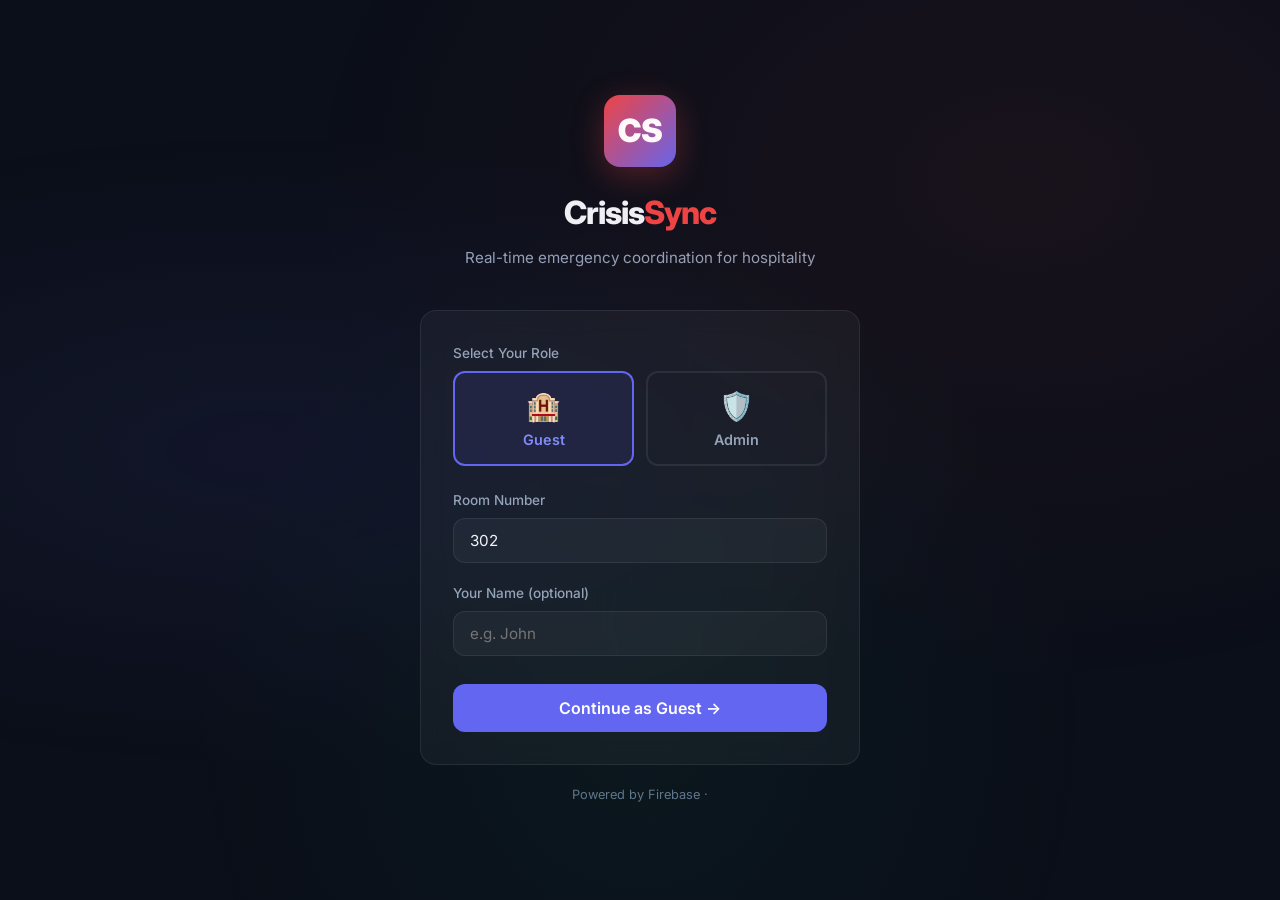
<file: index.html>
<!DOCTYPE html>
<html lang="en">

<head>
  <meta charset="UTF-8">
  <meta name="viewport" content="width=device-width, initial-scale=1.0">
  <meta name="description" content="CrisisSync - Real-time emergency response platform for the hospitality industry">
  <title>CrisisSync — Emergency Response Platform</title>
  <link rel="stylesheet" href="css/styles.css">
  <link rel="icon"
    href="data:image/svg+xml,<svg xmlns='http://www.w3.org/2000/svg' viewBox='0 0 100 100'><text y='.9em' font-size='90'>🚨</text></svg>">
</head>

<body>
  <div class="bg-pattern"></div>

  <div class="login-page">
    <div class="login-container">
      <div class="login-header" style="animation: fadeIn 0.8s ease">
        <div class="login-logo">CS</div>
        <h1>Crisis<span>Sync</span></h1>
        <p>Real-time emergency coordination for hospitality</p>
      </div>

      <div class="glass-card login-card" style="animation: slideIn 0.6s ease 0.2s both">
        <div class="form-group">
          <label class="form-label">Select Your Role</label>
          <div class="role-selector">
            <button class="role-btn active" data-role="guest" id="role-guest" onclick="selectRole('guest')">
              <span class="role-icon">🏨</span>
              Guest
            </button>
            <button class="role-btn" data-role="admin" id="role-admin" onclick="selectRole('admin')">
              <span class="role-icon">🛡️</span>
              Admin
            </button>
          </div>
        </div>

        <div id="guest-fields">
          <div class="form-group">
            <label class="form-label" for="room-input">Room Number</label>
            <input type="text" id="room-input" class="form-input" placeholder="e.g. 302" value="302">
          </div>
          <div class="form-group">
            <label class="form-label" for="guest-name">Your Name (optional)</label>
            <input type="text" id="guest-name" class="form-input" placeholder="e.g. John">
          </div>
        </div>

        <div id="admin-fields" style="display:none">
          <div class="form-group">
            <label class="form-label" for="admin-code">Admin Access Code</label>
            <input type="password" id="admin-code" class="form-input" placeholder="Enter admin code">
            <small style="color: var(--text-muted); font-size: 0.75rem; margin-top: 4px; display: block;">Demo code:
              admin123</small>
          </div>
        </div>

        <button class="btn btn-primary btn-lg login-submit" id="login-btn" onclick="handleLogin()">
          Continue as Guest →
        </button>
      </div>

      <div class="login-footer" style="animation: fadeIn 1s ease 0.5s both">
        Powered by Firebase ·
      </div>
    </div>
  </div>

  <script>
    let selectedRole = 'guest';

    function selectRole(role) {
      selectedRole = role;
      document.querySelectorAll('.role-btn').forEach(b => b.classList.remove('active'));
      document.querySelector(`[data-role="${role}"]`).classList.add('active');
      document.getElementById('guest-fields').style.display = role === 'guest' ? 'block' : 'none';
      document.getElementById('admin-fields').style.display = role === 'admin' ? 'block' : 'none';
      document.getElementById('login-btn').textContent = role === 'guest' ? 'Continue as Guest →' : 'Open Dashboard →';
    }

    function handleLogin() {
      if (selectedRole === 'guest') {
        const room = document.getElementById('room-input').value.trim() || '302';
        const name = document.getElementById('guest-name').value.trim() || 'Guest';
        localStorage.setItem('crisisync_role', 'guest');
        localStorage.setItem('crisisync_room', room);
        localStorage.setItem('crisisync_name', name);
        window.location.href = 'guest.html';
      } else {
        const code = document.getElementById('admin-code').value;
        if (code === 'admin123') {
          localStorage.setItem('crisisync_role', 'admin');
          window.location.href = 'admin.html';
        } else {
          const btn = document.getElementById('login-btn');
          btn.style.background = 'var(--danger)';
          btn.textContent = 'Invalid Code!';
          setTimeout(() => {
            btn.style.background = '';
            btn.textContent = 'Open Dashboard →';
          }, 1500);
        }
      }
    }

    // Enter key
    document.addEventListener('keydown', (e) => { if (e.key === 'Enter') handleLogin(); });
  </script>
</body>

</html>
</file>
<file: css/styles.css>
/* ===== CrisisSync Design System ===== */
@import url('https://fonts.googleapis.com/css2?family=Inter:wght@300;400;500;600;700;800;900&display=swap');

/* --- CSS Custom Properties --- */
:root {
  --bg-primary: #0b0f19;
  --bg-secondary: #111827;
  --bg-card: rgba(255,255,255,0.04);
  --bg-card-hover: rgba(255,255,255,0.08);
  --glass-border: rgba(255,255,255,0.08);
  --glass-border-hover: rgba(255,255,255,0.15);
  --text-primary: #f1f5f9;
  --text-secondary: #94a3b8;
  --text-muted: #64748b;
  --accent: #6366f1;
  --accent-light: #818cf8;
  --danger: #ef4444;
  --danger-glow: rgba(239,68,68,0.4);
  --danger-bg: rgba(239,68,68,0.1);
  --success: #10b981;
  --success-glow: rgba(16,185,129,0.4);
  --success-bg: rgba(16,185,129,0.1);
  --warning: #f59e0b;
  --warning-bg: rgba(245,158,11,0.1);
  --fire: #f97316;
  --medical: #3b82f6;
  --security: #a855f7;
  --radius-sm: 8px;
  --radius-md: 12px;
  --radius-lg: 16px;
  --radius-xl: 24px;
  --radius-full: 9999px;
  --shadow-sm: 0 2px 8px rgba(0,0,0,0.3);
  --shadow-md: 0 4px 16px rgba(0,0,0,0.4);
  --shadow-lg: 0 8px 32px rgba(0,0,0,0.5);
  --transition: 0.3s cubic-bezier(0.4,0,0.2,1);
}

/* --- Reset & Base --- */
*, *::before, *::after { box-sizing: border-box; margin: 0; padding: 0; }
html { scroll-behavior: smooth; }
body {
  font-family: 'Inter', system-ui, sans-serif;
  background: var(--bg-primary);
  color: var(--text-primary);
  min-height: 100vh;
  line-height: 1.6;
  overflow-x: hidden;
  -webkit-font-smoothing: antialiased;
}
a { color: var(--accent-light); text-decoration: none; }
img { max-width: 100%; display: block; }
button { cursor: pointer; font-family: inherit; }
input, select { font-family: inherit; }

/* --- Animated Background --- */
.bg-pattern {
  position: fixed; inset: 0; z-index: 0; pointer-events: none;
  background:
    radial-gradient(ellipse at 20% 50%, rgba(99,102,241,0.08) 0%, transparent 50%),
    radial-gradient(ellipse at 80% 20%, rgba(239,68,68,0.06) 0%, transparent 50%),
    radial-gradient(ellipse at 50% 80%, rgba(16,185,129,0.05) 0%, transparent 50%);
}

/* --- Layout --- */
.container { max-width: 1200px; margin: 0 auto; padding: 0 20px; position: relative; z-index: 1; }
.page-wrapper { min-height: 100vh; display: flex; flex-direction: column; }

/* --- Navbar --- */
.navbar {
  display: flex; align-items: center; justify-content: space-between;
  padding: 16px 24px;
  background: rgba(17,24,39,0.8);
  backdrop-filter: blur(20px);
  border-bottom: 1px solid var(--glass-border);
  position: sticky; top: 0; z-index: 100;
}
.navbar-brand { display: flex; align-items: center; gap: 10px; }
.navbar-brand .logo {
  width: 36px; height: 36px; border-radius: var(--radius-sm);
  background: linear-gradient(135deg, var(--danger), var(--accent));
  display: flex; align-items: center; justify-content: center;
  font-size: 18px; font-weight: 800; color: #fff;
}
.navbar-brand h1 { font-size: 1.3rem; font-weight: 700; letter-spacing: -0.5px; }
.navbar-brand h1 span { color: var(--danger); }
.navbar-actions { display: flex; align-items: center; gap: 12px; }
.nav-badge {
  display: inline-flex; align-items: center; gap: 6px;
  padding: 6px 14px; border-radius: var(--radius-full);
  font-size: 0.8rem; font-weight: 500;
  background: var(--bg-card); border: 1px solid var(--glass-border);
}
.status-dot {
  width: 8px; height: 8px; border-radius: 50%;
  background: var(--success); animation: pulse-dot 2s infinite;
}
.status-dot.offline { background: var(--danger); animation: none; }

/* --- Buttons --- */
.btn {
  display: inline-flex; align-items: center; justify-content: center; gap: 8px;
  padding: 10px 20px; border-radius: var(--radius-md); border: none;
  font-size: 0.9rem; font-weight: 600;
  transition: var(--transition); position: relative; overflow: hidden;
}
.btn::after {
  content: ''; position: absolute; inset: 0;
  background: linear-gradient(rgba(255,255,255,0.1), transparent);
  opacity: 0; transition: var(--transition);
}
.btn:hover::after { opacity: 1; }
.btn-primary { background: var(--accent); color: #fff; }
.btn-primary:hover { background: var(--accent-light); transform: translateY(-1px); box-shadow: 0 4px 20px rgba(99,102,241,0.4); }
.btn-danger { background: var(--danger); color: #fff; }
.btn-danger:hover { transform: translateY(-1px); box-shadow: 0 4px 20px var(--danger-glow); }
.btn-success { background: var(--success); color: #fff; }
.btn-success:hover { transform: translateY(-1px); box-shadow: 0 4px 20px var(--success-glow); }
.btn-outline {
  background: transparent; color: var(--text-primary);
  border: 1px solid var(--glass-border);
}
.btn-outline:hover { background: var(--bg-card-hover); border-color: var(--glass-border-hover); }
.btn-sm { padding: 6px 14px; font-size: 0.8rem; border-radius: var(--radius-sm); }
.btn-lg { padding: 14px 28px; font-size: 1rem; }
.btn-icon {
  width: 40px; height: 40px; padding: 0; border-radius: var(--radius-md);
  background: var(--bg-card); border: 1px solid var(--glass-border); color: var(--text-secondary);
}
.btn-icon:hover { background: var(--bg-card-hover); color: var(--text-primary); }

/* --- Glass Card --- */
.glass-card {
  background: var(--bg-card);
  border: 1px solid var(--glass-border);
  border-radius: var(--radius-lg);
  backdrop-filter: blur(12px);
  transition: var(--transition);
}
.glass-card:hover {
  background: var(--bg-card-hover);
  border-color: var(--glass-border-hover);
  transform: translateY(-2px);
  box-shadow: var(--shadow-md);
}

/* --- Form Elements --- */
.form-group { margin-bottom: 20px; }
.form-label { display: block; font-size: 0.85rem; font-weight: 500; color: var(--text-secondary); margin-bottom: 6px; }
.form-input, .form-select {
  width: 100%; padding: 12px 16px;
  background: var(--bg-card); border: 1px solid var(--glass-border);
  border-radius: var(--radius-md); color: var(--text-primary);
  font-size: 0.95rem; transition: var(--transition); outline: none;
}
.form-input:focus, .form-select:focus {
  border-color: var(--accent); box-shadow: 0 0 0 3px rgba(99,102,241,0.15);
}
.form-select option { background: var(--bg-secondary); color: var(--text-primary); }

/* ===== LOGIN PAGE ===== */
.login-page {
  display: flex; align-items: center; justify-content: center;
  min-height: 100vh; padding: 20px;
}
.login-container { width: 100%; max-width: 440px; }
.login-header { text-align: center; margin-bottom: 40px; }
.login-logo {
  width: 72px; height: 72px; border-radius: var(--radius-lg);
  background: linear-gradient(135deg, var(--danger), var(--accent));
  display: flex; align-items: center; justify-content: center;
  font-size: 32px; font-weight: 900; color: #fff;
  margin: 0 auto 20px; box-shadow: 0 8px 32px rgba(239,68,68,0.3);
}
.login-header h1 { font-size: 2rem; font-weight: 800; letter-spacing: -1px; margin-bottom: 8px; }
.login-header h1 span { color: var(--danger); }
.login-header p { color: var(--text-secondary); font-size: 0.95rem; }
.login-card { padding: 32px; }
.role-selector { display: grid; grid-template-columns: 1fr 1fr; gap: 12px; margin-bottom: 24px; }
.role-btn {
  padding: 16px; border-radius: var(--radius-md); border: 2px solid var(--glass-border);
  background: transparent; color: var(--text-secondary);
  font-size: 0.9rem; font-weight: 600; transition: var(--transition);
  display: flex; flex-direction: column; align-items: center; gap: 8px;
}
.role-btn .role-icon { font-size: 28px; }
.role-btn:hover { border-color: var(--accent); color: var(--text-primary); }
.role-btn.active { border-color: var(--accent); background: rgba(99,102,241,0.1); color: var(--accent-light); }
.login-submit { width: 100%; margin-top: 8px; }
.login-footer { text-align: center; margin-top: 20px; color: var(--text-muted); font-size: 0.8rem; }

/* ===== GUEST PAGE ===== */
.guest-main { flex: 1; display: flex; flex-direction: column; align-items: center; padding: 40px 20px; }
.room-info {
  display: inline-flex; align-items: center; gap: 8px;
  padding: 8px 20px; border-radius: var(--radius-full);
  background: var(--bg-card); border: 1px solid var(--glass-border);
  font-size: 0.9rem; color: var(--text-secondary); margin-bottom: 32px;
}
.room-info strong { color: var(--text-primary); }
.sos-section { text-align: center; margin-bottom: 40px; }
.sos-section h2 { font-size: 1.1rem; font-weight: 600; color: var(--text-secondary); margin-bottom: 24px; }
.sos-wrapper { position: relative; display: inline-flex; align-items: center; justify-content: center; margin-bottom: 32px; }
.sos-ring {
  position: absolute; border-radius: 50%;
  border: 2px solid rgba(239,68,68,0.15);
  animation: sos-pulse 3s ease-out infinite;
  pointer-events: none;
}
.emergency-select-wrapper { position: relative; z-index: 5; }
.sos-ring:nth-child(1) { width: 260px; height: 260px; animation-delay: 0s; }
.sos-ring:nth-child(2) { width: 320px; height: 320px; animation-delay: 0.5s; }
.sos-ring:nth-child(3) { width: 380px; height: 380px; animation-delay: 1s; }
.sos-btn {
  width: 200px; height: 200px; border-radius: 50%; border: none;
  background: linear-gradient(145deg, #ef4444, #b91c1c);
  color: #fff; font-size: 2.5rem; font-weight: 900; letter-spacing: 2px;
  box-shadow: 0 0 40px var(--danger-glow), inset 0 -4px 12px rgba(0,0,0,0.3);
  transition: var(--transition); position: relative; z-index: 2;
  display: flex; flex-direction: column; align-items: center; justify-content: center;
}
.sos-btn .sos-sub { font-size: 0.7rem; font-weight: 500; letter-spacing: 3px; opacity: 0.8; margin-top: 4px; }
.sos-btn:hover { transform: scale(1.05); box-shadow: 0 0 60px var(--danger-glow); }
.sos-btn:active { transform: scale(0.95); }
.sos-btn.sending { animation: sos-sending 0.6s ease; }
.sos-btn.sent { background: linear-gradient(145deg, var(--success), #059669); box-shadow: 0 0 40px var(--success-glow); }
.emergency-select-wrapper { max-width: 300px; margin: 0 auto; }
.type-grid { display: grid; grid-template-columns: repeat(3, 1fr); gap: 10px; margin-top: 12px; }
.type-btn {
  padding: 14px 8px; border-radius: var(--radius-md);
  border: 2px solid var(--glass-border); background: transparent;
  color: var(--text-secondary); font-size: 0.8rem; font-weight: 600;
  transition: var(--transition); display: flex; flex-direction: column;
  align-items: center; gap: 6px;
}
.type-btn .type-icon { font-size: 24px; }
.type-btn:hover { border-color: var(--glass-border-hover); }
.type-btn.active.fire { border-color: var(--fire); background: rgba(249,115,22,0.1); color: var(--fire); }
.type-btn.active.medical { border-color: var(--medical); background: rgba(59,130,246,0.1); color: var(--medical); }
.type-btn.active.security { border-color: var(--security); background: rgba(168,85,247,0.1); color: var(--security); }
.guest-extras { width: 100%; max-width: 600px; display: grid; gap: 16px; margin-top: 20px; }
.guest-status-card { padding: 20px; }
.guest-status-card h3 { font-size: 0.95rem; font-weight: 600; margin-bottom: 12px; display: flex; align-items: center; gap: 8px; }
.alert-history { list-style: none; }
.alert-history li {
  display: flex; align-items: center; justify-content: space-between;
  padding: 10px 14px; border-radius: var(--radius-sm);
  background: var(--bg-card); margin-bottom: 8px; font-size: 0.85rem;
}
.alert-history .alert-type-tag {
  padding: 3px 10px; border-radius: var(--radius-full);
  font-size: 0.75rem; font-weight: 600;
}
.tag-fire { background: rgba(249,115,22,0.15); color: var(--fire); }
.tag-medical { background: rgba(59,130,246,0.15); color: var(--medical); }
.tag-security { background: rgba(168,85,247,0.15); color: var(--security); }

/* --- Location Permission Banner --- */
.location-permission-banner {
  position: fixed; top: 0; left: 0; right: 0; z-index: 150;
  transform: translateY(-100%);
  transition: transform 0.5s cubic-bezier(0.4, 0, 0.2, 1);
}
.location-permission-banner.show {
  transform: translateY(0);
}
.loc-banner-inner {
  display: flex; align-items: center; gap: 16px; flex-wrap: wrap;
  padding: 16px 24px;
  background: linear-gradient(135deg, rgba(239, 68, 68, 0.15), rgba(99, 102, 241, 0.12));
  backdrop-filter: blur(24px);
  border-bottom: 1px solid rgba(239, 68, 68, 0.3);
  box-shadow: 0 8px 32px rgba(0, 0, 0, 0.4);
}
.loc-banner-icon {
  width: 48px; height: 48px; border-radius: 50%;
  background: var(--danger-bg);
  display: flex; align-items: center; justify-content: center;
  color: var(--danger); flex-shrink: 0;
  animation: loc-icon-pulse 2s ease-in-out infinite;
}
.loc-banner-content { flex: 1; min-width: 200px; }
.loc-banner-title {
  font-size: 1rem; font-weight: 700; color: var(--text-primary);
  margin-bottom: 2px;
}
.loc-banner-desc {
  font-size: 0.82rem; color: var(--text-secondary); line-height: 1.4;
}
.loc-banner-actions {
  display: flex; gap: 8px; align-items: center; flex-shrink: 0;
}
@keyframes loc-icon-pulse {
  0%, 100% { transform: scale(1); box-shadow: 0 0 0 0 rgba(239, 68, 68, 0.4); }
  50% { transform: scale(1.08); box-shadow: 0 0 16px 4px rgba(239, 68, 68, 0.2); }
}

/* --- Location Card Enhancements --- */
.location-card { border-left: 3px solid var(--warning); }
.location-card.loc-active { border-left-color: var(--success); }
.loc-card-header {
  display: flex; justify-content: space-between; align-items: flex-start;
  gap: 12px; margin-bottom: 8px; flex-wrap: wrap;
}
.loc-card-title-row {
  display: flex; flex-direction: column; gap: 6px;
}
.loc-status-badge {
  display: inline-flex; align-items: center; gap: 6px;
  font-size: 0.78rem; font-weight: 600;
}
.loc-status-dot {
  width: 10px; height: 10px; border-radius: 50%;
  display: inline-block; flex-shrink: 0;
}
.loc-status-dot.active {
  background: var(--success);
  animation: loc-dot-pulse 2s infinite;
  box-shadow: 0 0 8px var(--success-glow);
}
.loc-status-dot.denied {
  background: var(--danger);
  box-shadow: 0 0 6px var(--danger-glow);
}
.loc-status-dot.pending {
  background: var(--warning);
  animation: loc-dot-pulse 1.5s infinite;
}
@keyframes loc-dot-pulse {
  0%, 100% { opacity: 1; transform: scale(1); }
  50% { opacity: 0.5; transform: scale(0.85); }
}
.loc-coords-text {
  font-size: 0.82rem; color: var(--text-muted);
  margin-bottom: 12px; font-family: 'Inter', monospace;
  letter-spacing: 0.3px;
}
#guest-map { width: 100%; height: 100%; }

/* ===== ADMIN DASHBOARD ===== */
.admin-content { padding: 24px 0; }
.dashboard-header { display: flex; align-items: center; justify-content: space-between; flex-wrap: wrap; gap: 12px; margin-bottom: 24px; }
.dashboard-header h2 { font-size: 1.5rem; font-weight: 700; }
.dashboard-actions { display: flex; gap: 10px; flex-wrap: wrap; }
.stats-grid { display: grid; grid-template-columns: repeat(auto-fit, minmax(200px, 1fr)); gap: 16px; margin-bottom: 28px; }
.stat-card {
  padding: 20px; display: flex; align-items: center; gap: 16px;
}
.stat-icon {
  width: 48px; height: 48px; border-radius: var(--radius-md);
  display: flex; align-items: center; justify-content: center; font-size: 22px; flex-shrink: 0;
}
.stat-icon.total { background: rgba(99,102,241,0.15); }
.stat-icon.active { background: var(--danger-bg); }
.stat-icon.resolved { background: var(--success-bg); }
.stat-value { font-size: 1.8rem; font-weight: 800; line-height: 1; }
.stat-label { font-size: 0.8rem; color: var(--text-secondary); margin-top: 2px; }
.section-title { font-size: 1.1rem; font-weight: 600; margin-bottom: 16px; display: flex; align-items: center; gap: 8px; }
.alerts-grid { display: grid; grid-template-columns: repeat(auto-fill, minmax(320px, 1fr)); gap: 16px; margin-bottom: 32px; }
.alert-card {
  padding: 20px; position: relative; overflow: hidden;
  animation: slideIn 0.4s ease; border-left: 4px solid transparent;
}
.alert-card.active { border-left-color: var(--danger); }
.alert-card.resolved { border-left-color: var(--success); opacity: 0.7; }
.alert-card-header { display: flex; align-items: center; justify-content: space-between; margin-bottom: 12px; }
.alert-type {
  display: inline-flex; align-items: center; gap: 6px;
  padding: 4px 12px; border-radius: var(--radius-full);
  font-size: 0.8rem; font-weight: 700; text-transform: uppercase;
}
.alert-type.fire { background: rgba(249,115,22,0.15); color: var(--fire); }
.alert-type.medical { background: rgba(59,130,246,0.15); color: var(--medical); }
.alert-type.security { background: rgba(168,85,247,0.15); color: var(--security); }
.alert-status {
  padding: 3px 10px; border-radius: var(--radius-full);
  font-size: 0.75rem; font-weight: 600;
}
.alert-status.active { background: var(--danger-bg); color: var(--danger); }
.alert-status.resolved { background: var(--success-bg); color: var(--success); }
.alert-card-body { margin-bottom: 14px; }
.alert-detail { display: flex; align-items: center; gap: 8px; font-size: 0.88rem; color: var(--text-secondary); margin-bottom: 6px; }
.alert-detail strong { color: var(--text-primary); }
.alert-card-actions { display: flex; gap: 8px; }
.empty-state { text-align: center; padding: 60px 20px; color: var(--text-muted); }
.empty-state .empty-icon { font-size: 48px; margin-bottom: 12px; }
.empty-state p { font-size: 0.95rem; }

/* --- Cancel SOS Button --- */
.cancel-sos-wrapper {
  display: none; flex-direction: column; align-items: center;
  gap: 8px; margin-top: 12px;
  animation: fadeSlideUp 0.4s ease;
}
.cancel-sos-btn {
  background: linear-gradient(135deg, rgba(245,158,11,0.2), rgba(245,158,11,0.1));
  color: var(--warning); border: 2px solid rgba(245,158,11,0.4);
  padding: 10px 28px; border-radius: var(--radius-full);
  font-size: 0.88rem; font-weight: 600;
  transition: var(--transition);
}
.cancel-sos-btn:hover {
  background: rgba(245,158,11,0.25);
  border-color: var(--warning);
  transform: translateY(-1px);
  box-shadow: 0 4px 16px rgba(245,158,11,0.2);
}
.cancel-sos-btn:disabled {
  opacity: 0.6; cursor: not-allowed; transform: none;
}
.cancel-hint {
  font-size: 0.75rem; color: var(--text-muted); text-align: center;
}

/* --- Admin Response Panel (in alert cards) --- */
.admin-response-panel {
  margin: 14px 0 10px;
  padding: 14px;
  background: rgba(255,255,255,0.03);
  border: 1px solid var(--glass-border);
  border-radius: var(--radius-md);
}
.response-label {
  font-size: 0.78rem; font-weight: 600; color: var(--text-secondary);
  margin-bottom: 10px; text-transform: uppercase; letter-spacing: 0.5px;
}
.quick-replies {
  display: flex; gap: 8px; flex-wrap: wrap; margin-bottom: 10px;
}
.quick-reply-btn {
  padding: 6px 14px; border-radius: var(--radius-full);
  border: 1px solid var(--glass-border);
  background: var(--bg-card); color: var(--text-secondary);
  font-size: 0.78rem; font-weight: 600;
  cursor: pointer; transition: var(--transition);
  white-space: nowrap;
}
.quick-reply-btn:hover {
  background: var(--bg-card-hover);
  border-color: var(--accent);
  color: var(--accent-light);
  transform: translateY(-1px);
}
.quick-reply-btn.resolve-quick:hover {
  border-color: var(--success);
  color: var(--success);
}
.quick-reply-btn.sent {
  background: var(--success-bg);
  border-color: var(--success);
  color: var(--success);
}
.quick-reply-btn:disabled {
  opacity: 0.6; cursor: wait;
}
.custom-msg-row {
  display: flex; gap: 8px;
}
.custom-msg-input {
  flex: 1; padding: 8px 14px;
  background: var(--bg-card);
  border: 1px solid var(--glass-border);
  border-radius: var(--radius-md);
  color: var(--text-primary);
  font-size: 0.82rem;
  outline: none; transition: var(--transition);
}
.custom-msg-input:focus {
  border-color: var(--accent);
  box-shadow: 0 0 0 3px rgba(99,102,241,0.15);
}
.custom-msg-input::placeholder {
  color: var(--text-muted);
}

/* Admin message history (inside alert card) */
.admin-msg-history {
  margin-top: 10px; padding-top: 10px;
  border-top: 1px solid var(--glass-border);
}
.admin-msg-item {
  display: flex; justify-content: space-between; align-items: center;
  padding: 6px 10px; margin-bottom: 4px;
  border-radius: var(--radius-sm);
  background: rgba(99,102,241,0.06);
  font-size: 0.78rem;
}
.admin-msg-text {
  color: var(--text-secondary); flex: 1;
}
.admin-msg-time {
  color: var(--text-muted); font-size: 0.72rem;
  margin-left: 12px; white-space: nowrap;
}
.admin-last-msg {
  margin-top: 8px; padding: 8px 12px;
  background: rgba(99,102,241,0.08);
  border-radius: var(--radius-sm);
  font-size: 0.82rem; color: var(--accent-light);
  border-left: 3px solid var(--accent);
}

/* --- Guest-side Admin Messages Card --- */
.admin-msgs-card {
  border-left: 3px solid var(--accent);
}
.admin-msgs-card h3 {
  color: var(--accent-light);
}
.guest-admin-msg {
  display: flex; gap: 10px; align-items: flex-start;
  padding: 10px 12px; margin-bottom: 8px;
  background: rgba(99,102,241,0.06);
  border-radius: var(--radius-md);
  border: 1px solid rgba(99,102,241,0.1);
  animation: fadeSlideUp 0.3s ease;
}
.guest-admin-msg-icon {
  font-size: 1.4rem; flex-shrink: 0; padding-top: 2px;
}
.guest-admin-msg-body {
  flex: 1;
}
.guest-admin-msg-text {
  font-size: 0.88rem; color: var(--text-primary);
  line-height: 1.4; margin: 0;
}
.guest-admin-msg-time {
  font-size: 0.72rem; color: var(--text-muted);
  margin-top: 4px; display: inline-block;
}

/* --- Map Section --- */
.map-container { border-radius: var(--radius-lg); overflow: hidden; height: 300px; border: 1px solid var(--glass-border); margin-bottom: 32px; }
#map { width: 100%; height: 100%; }

/* --- AI Panel --- */
.ai-panel { padding: 20px; margin-bottom: 32px; }
.ai-panel h3 { font-size: 1rem; font-weight: 600; margin-bottom: 12px; display: flex; align-items: center; gap: 8px; }
.ai-status { display: flex; align-items: center; gap: 12px; flex-wrap: wrap; }
.ai-indicator {
  display: flex; align-items: center; gap: 8px;
  padding: 8px 16px; border-radius: var(--radius-full);
  background: var(--success-bg); color: var(--success);
  font-size: 0.85rem; font-weight: 500;
}
.ai-indicator.detecting { background: var(--warning-bg); color: var(--warning); animation: ai-blink 1s infinite; }

/* --- Toast --- */
.toast-container { position: fixed; top: 80px; right: 20px; z-index: 1000; display: flex; flex-direction: column; gap: 10px; }
.toast {
  padding: 14px 20px; border-radius: var(--radius-md);
  background: var(--bg-secondary); border: 1px solid var(--glass-border);
  box-shadow: var(--shadow-lg); animation: toastIn 0.4s ease;
  display: flex; align-items: center; gap: 10px;
  font-size: 0.9rem; min-width: 280px; max-width: 400px;
}
.toast.danger { border-left: 4px solid var(--danger); }
.toast.success { border-left: 4px solid var(--success); }
.toast.warning { border-left: 4px solid var(--warning); }
.toast-close { background: none; border: none; color: var(--text-muted); font-size: 18px; margin-left: auto; cursor: pointer; }

/* --- Offline Banner --- */
.offline-banner {
  position: fixed; bottom: 0; left: 0; right: 0;
  padding: 12px; text-align: center;
  background: var(--danger); color: #fff;
  font-size: 0.85rem; font-weight: 600; z-index: 200;
  transform: translateY(100%); transition: var(--transition);
}
.offline-banner.show { transform: translateY(0); }

/* --- Mute Button --- */
.mute-btn { position: relative; }
.mute-btn.muted { opacity: 0.5; }

/* ===== ANIMATIONS ===== */
@keyframes pulse-dot {
  0%, 100% { opacity: 1; }
  50% { opacity: 0.4; }
}
@keyframes sos-pulse {
  0% { transform: scale(1); opacity: 0.4; }
  100% { transform: scale(1.3); opacity: 0; }
}
@keyframes sos-sending {
  0% { transform: scale(1); }
  50% { transform: scale(0.9); }
  100% { transform: scale(1); }
}
@keyframes slideIn {
  from { opacity: 0; transform: translateY(20px); }
  to { opacity: 1; transform: translateY(0); }
}
@keyframes toastIn {
  from { opacity: 0; transform: translateX(40px); }
  to { opacity: 1; transform: translateX(0); }
}
@keyframes ai-blink {
  0%, 100% { opacity: 1; }
  50% { opacity: 0.5; }
}
@keyframes fadeIn {
  from { opacity: 0; }
  to { opacity: 1; }
}
@keyframes fadeSlideUp {
  from { opacity: 0; transform: translateY(12px); }
  to { opacity: 1; transform: translateY(0); }
}
@keyframes countUp {
  from { opacity: 0; transform: translateY(10px); }
  to { opacity: 1; transform: translateY(0); }
}

/* ===== RESPONSIVE ===== */
@media (max-width: 768px) {
  .navbar { padding: 12px 16px; }
  .navbar-brand h1 { font-size: 1.1rem; }
  .stats-grid { grid-template-columns: repeat(3, 1fr); }
  .stat-card { padding: 14px; flex-direction: column; text-align: center; gap: 8px; }
  .stat-value { font-size: 1.4rem; }
  .alerts-grid { grid-template-columns: 1fr; }
  .sos-btn { width: 160px; height: 160px; font-size: 2rem; }
  .sos-ring:nth-child(1) { width: 210px; height: 210px; }
  .sos-ring:nth-child(2) { width: 260px; height: 260px; }
  .sos-ring:nth-child(3) { width: 310px; height: 310px; }
  .dashboard-header { flex-direction: column; align-items: flex-start; }
  .login-container { padding: 0 10px; }
}
@media (max-width: 480px) {
  .stats-grid { grid-template-columns: 1fr 1fr; }
  .type-grid { grid-template-columns: repeat(3, 1fr); gap: 8px; }
  .type-btn { padding: 10px 6px; font-size: 0.75rem; }
}
</file>
